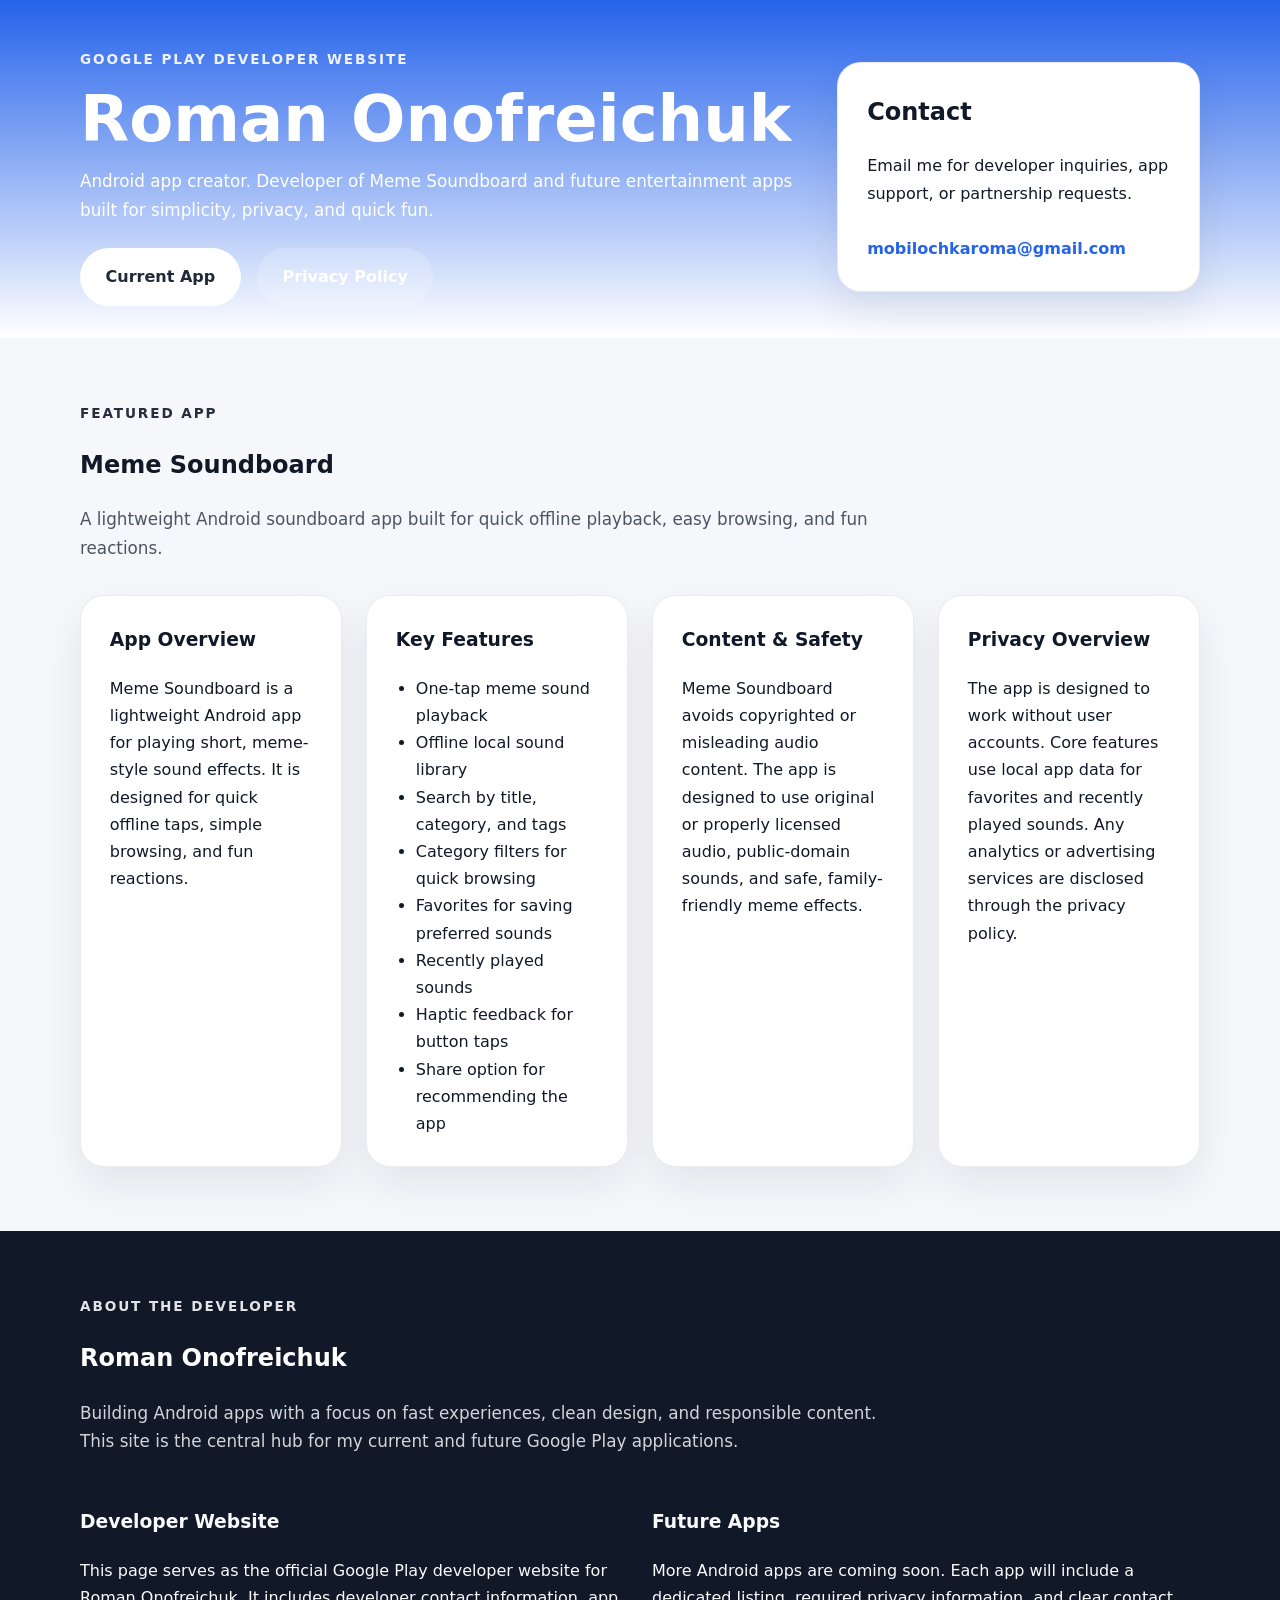
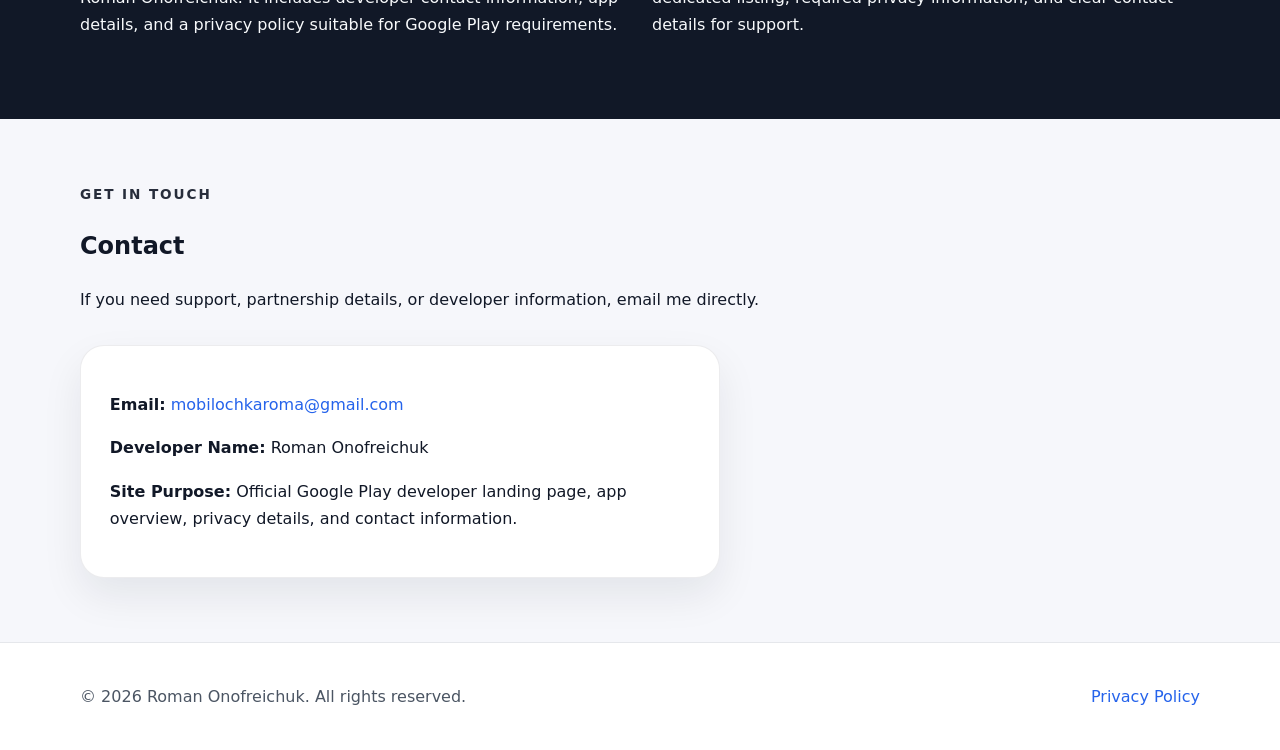
<file: index.html>
<!DOCTYPE html>
<html lang="en">
<head>
  <meta charset="UTF-8" />
  <meta name="viewport" content="width=device-width, initial-scale=1.0" />
  <meta name="description" content="Roman Onofreichuk - Android app developer. Official developer website for Meme Soundboard and future Android apps. Contact mobilochkaroma@gmail.com." />
  <title>Roman Onofreichuk | Android App Developer</title>
  <link rel="stylesheet" href="styles.css" />
</head>
<body>
  <header class="hero">
    <div class="container hero-content">
      <div>
        <p class="eyebrow">Google Play Developer Website</p>
        <h1>Roman Onofreichuk</h1>
        <p class="hero-description">Android app creator. Developer of Meme Soundboard and future entertainment apps built for simplicity, privacy, and quick fun.</p>
        <div class="hero-buttons">
          <a class="button" href="#apps">Current App</a>
          <a class="button button-secondary" href="privacy.html">Privacy Policy</a>
        </div>
      </div>
      <div class="hero-card">
        <h2>Contact</h2>
        <p>Email me for developer inquiries, app support, or partnership requests.</p>
        <a class="contact-email" href="mailto:mobilochkaroma@gmail.com">mobilochkaroma@gmail.com</a>
      </div>
    </div>
  </header>

  <main>
    <section id="apps" class="section section-light">
      <div class="container">
        <div class="section-header">
          <p class="eyebrow">Featured App</p>
          <h2>Meme Soundboard</h2>
          <p class="section-intro">A lightweight Android soundboard app built for quick offline playback, easy browsing, and fun reactions.</p>
        </div>

        <div class="cards-grid">
          <article class="card">
            <h3>App Overview</h3>
            <p>Meme Soundboard is a lightweight Android app for playing short, meme-style sound effects. It is designed for quick offline taps, simple browsing, and fun reactions.</p>
          </article>

          <article class="card">
            <h3>Key Features</h3>
            <ul>
              <li>One-tap meme sound playback</li>
              <li>Offline local sound library</li>
              <li>Search by title, category, and tags</li>
              <li>Category filters for quick browsing</li>
              <li>Favorites for saving preferred sounds</li>
              <li>Recently played sounds</li>
              <li>Haptic feedback for button taps</li>
              <li>Share option for recommending the app</li>
            </ul>
          </article>

          <article class="card">
            <h3>Content & Safety</h3>
            <p>Meme Soundboard avoids copyrighted or misleading audio content. The app is designed to use original or properly licensed audio, public-domain sounds, and safe, family-friendly meme effects.</p>
          </article>

          <article class="card">
            <h3>Privacy Overview</h3>
            <p>The app is designed to work without user accounts. Core features use local app data for favorites and recently played sounds. Any analytics or advertising services are disclosed through the privacy policy.</p>
          </article>
        </div>
      </div>
    </section>

    <section id="about" class="section section-dark">
      <div class="container">
        <div class="section-header white">
          <p class="eyebrow">About the Developer</p>
          <h2>Roman Onofreichuk</h2>
          <p class="section-intro">Building Android apps with a focus on fast experiences, clean design, and responsible content. This site is the central hub for my current and future Google Play applications.</p>
        </div>

        <div class="about-grid">
          <div>
            <h3>Developer Website</h3>
            <p>This page serves as the official Google Play developer website for Roman Onofreichuk. It includes developer contact information, app details, and a privacy policy suitable for Google Play requirements.</p>
          </div>
          <div>
            <h3>Future Apps</h3>
            <p>More Android apps are coming soon. Each app will include a dedicated listing, required privacy information, and clear contact details for support.</p>
          </div>
        </div>
      </div>
    </section>

    <section id="contact" class="section section-light">
      <div class="container">
        <div class="section-header">
          <p class="eyebrow">Get in Touch</p>
          <h2>Contact</h2>
          <p>If you need support, partnership details, or developer information, email me directly.</p>
        </div>
        <div class="contact-card">
          <p><strong>Email:</strong> <a href="mailto:mobilochkaroma@gmail.com">mobilochkaroma@gmail.com</a></p>
          <p><strong>Developer Name:</strong> Roman Onofreichuk</p>
          <p><strong>Site Purpose:</strong> Official Google Play developer landing page, app overview, privacy details, and contact information.</p>
        </div>
      </div>
    </section>
  </main>

  <footer class="footer">
    <div class="container footer-content">
      <p>© 2026 Roman Onofreichuk. All rights reserved.</p>
      <a href="privacy.html">Privacy Policy</a>
    </div>
  </footer>
</body>
</html>
</file>
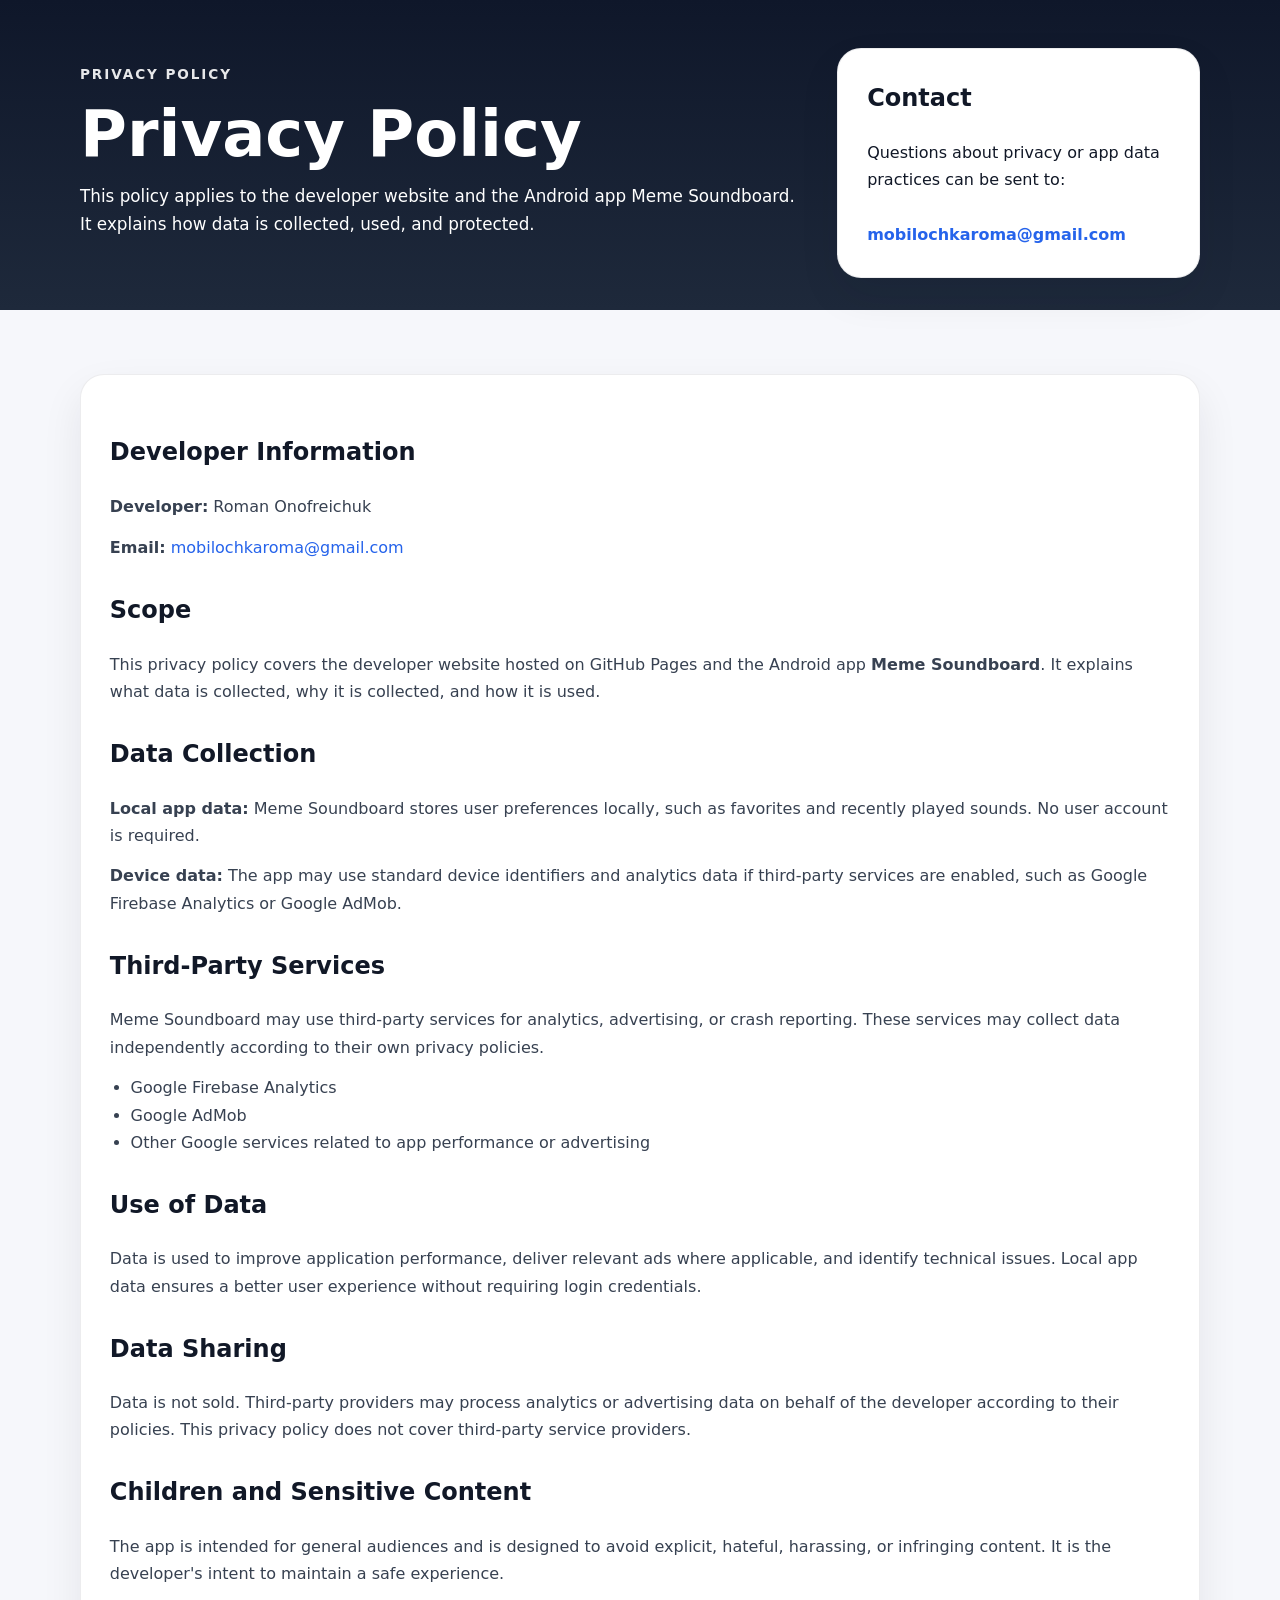
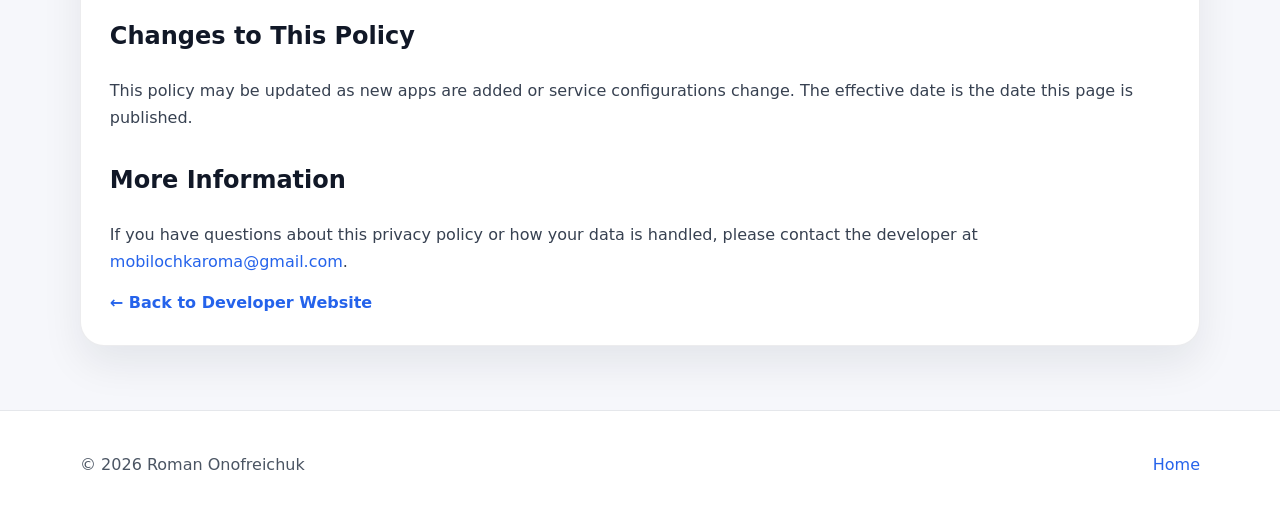
<file: privacy.html>
<!DOCTYPE html>
<html lang="en">
<head>
  <meta charset="UTF-8" />
  <meta name="viewport" content="width=device-width, initial-scale=1.0" />
  <meta name="description" content="Privacy policy for Roman Onofreichuk and the Meme Soundboard Android app. Learn how data is handled and how to contact the developer." />
  <title>Privacy Policy | Roman Onofreichuk</title>
  <link rel="stylesheet" href="styles.css" />
</head>
<body>
  <header class="hero privacy-hero">
    <div class="container hero-content">
      <div>
        <p class="eyebrow">Privacy Policy</p>
        <h1>Privacy Policy</h1>
        <p class="hero-description">This policy applies to the developer website and the Android app Meme Soundboard. It explains how data is collected, used, and protected.</p>
      </div>
      <div class="hero-card">
        <h2>Contact</h2>
        <p>Questions about privacy or app data practices can be sent to:</p>
        <a class="contact-email" href="mailto:mobilochkaroma@gmail.com">mobilochkaroma@gmail.com</a>
      </div>
    </div>
  </header>

  <main>
    <section class="section section-light">
      <div class="container">
        <div class="policy-content">
          <h2>Developer Information</h2>
          <p><strong>Developer:</strong> Roman Onofreichuk</p>
          <p><strong>Email:</strong> <a href="mailto:mobilochkaroma@gmail.com">mobilochkaroma@gmail.com</a></p>

          <h2>Scope</h2>
          <p>This privacy policy covers the developer website hosted on GitHub Pages and the Android app <strong>Meme Soundboard</strong>. It explains what data is collected, why it is collected, and how it is used.</p>

          <h2>Data Collection</h2>
          <p><strong>Local app data:</strong> Meme Soundboard stores user preferences locally, such as favorites and recently played sounds. No user account is required.</p>
          <p><strong>Device data:</strong> The app may use standard device identifiers and analytics data if third-party services are enabled, such as Google Firebase Analytics or Google AdMob.</p>

          <h2>Third-Party Services</h2>
          <p>Meme Soundboard may use third-party services for analytics, advertising, or crash reporting. These services may collect data independently according to their own privacy policies.</p>
          <ul>
            <li>Google Firebase Analytics</li>
            <li>Google AdMob</li>
            <li>Other Google services related to app performance or advertising</li>
          </ul>

          <h2>Use of Data</h2>
          <p>Data is used to improve application performance, deliver relevant ads where applicable, and identify technical issues. Local app data ensures a better user experience without requiring login credentials.</p>

          <h2>Data Sharing</h2>
          <p>Data is not sold. Third-party providers may process analytics or advertising data on behalf of the developer according to their policies. This privacy policy does not cover third-party service providers.</p>

          <h2>Children and Sensitive Content</h2>
          <p>The app is intended for general audiences and is designed to avoid explicit, hateful, harassing, or infringing content. It is the developer's intent to maintain a safe experience.</p>

          <h2>Changes to This Policy</h2>
          <p>This policy may be updated as new apps are added or service configurations change. The effective date is the date this page is published.</p>

          <h2>More Information</h2>
          <p>If you have questions about this privacy policy or how your data is handled, please contact the developer at <a href="mailto:mobilochkaroma@gmail.com">mobilochkaroma@gmail.com</a>.</p>

          <p class="back-link"><a href="index.html">← Back to Developer Website</a></p>
        </div>
      </div>
    </section>
  </main>

  <footer class="footer">
    <div class="container footer-content">
      <p>© 2026 Roman Onofreichuk</p>
      <a href="index.html">Home</a>
    </div>
  </footer>
</body>
</html>
</file>
<file: styles.css>
:root {
  color-scheme: light;
  --bg: #f6f7fb;
  --surface: #ffffff;
  --surface-strong: #eef1f8;
  --text: #111827;
  --muted: #4b5563;
  --primary: #2563eb;
  --primary-dark: #1d4ed8;
  --border: #d1d5db;
  --shadow: 0 18px 40px rgba(15, 23, 42, 0.08);
}

* {
  box-sizing: border-box;
}

body {
  margin: 0;
  font-family: Inter, system-ui, -apple-system, BlinkMacSystemFont, "Segoe UI", sans-serif;
  background: var(--bg);
  color: var(--text);
  line-height: 1.7;
}

a {
  color: var(--primary);
  text-decoration: none;
}

a:hover {
  text-decoration: underline;
}

img {
  max-width: 100%;
  display: block;
}

.container {
  width: min(1120px, calc(100% - 2rem));
  margin: 0 auto;
}

header.hero {
  padding: 3rem 0 2rem;
  background: linear-gradient(180deg, #2563eb 0%, #ffffff 100%);
  color: #ffffff;
}

header.privacy-hero {
  background: linear-gradient(180deg, #0f172a 0%, #1e293b 100%);
}

.hero-content {
  display: grid;
  gap: 2rem;
  grid-template-columns: minmax(0, 2fr) minmax(280px, 1fr);
  align-items: center;
}

.eyebrow {
  margin: 0 0 1rem;
  text-transform: uppercase;
  letter-spacing: 0.14em;
  font-size: 0.85rem;
  font-weight: 700;
  opacity: 0.9;
}

header.hero h1,
header.privacy-hero h1 {
  margin: 0;
  font-size: clamp(2.5rem, 5vw, 4rem);
  line-height: 1;
}

.hero-description {
  max-width: 50rem;
  margin: 1rem 0 1.5rem;
  font-size: 1.05rem;
}

.hero-buttons {
  display: flex;
  flex-wrap: wrap;
  gap: 1rem;
}

.button,
.button-secondary {
  display: inline-flex;
  align-items: center;
  justify-content: center;
  padding: 0.95rem 1.6rem;
  border-radius: 999px;
  font-weight: 700;
  transition: transform 0.2s ease, box-shadow 0.2s ease;
}

.button {
  background: #ffffff;
  color: #1f2937;
}

.button-secondary {
  background: rgba(255, 255, 255, 0.18);
  color: #ffffff;
}

.button:hover,
.button-secondary:hover {
  transform: translateY(-1px);
}

.hero-card,
.card,
.contact-card,
.policy-content {
  background: var(--surface);
  border: 1px solid rgba(15, 23, 42, 0.08);
  border-radius: 24px;
  box-shadow: var(--shadow);
  padding: 1.8rem;
  color: var(--text);
}

.hero-card,
.hero-card h2,
.hero-card p,
.hero-card a {
  color: var(--text);
}

.hero-card a {
  color: var(--primary);
}

.hero-card h2,
.card h3,
.policy-content h2 {
  margin-top: 0;
}

.contact-email {
  display: inline-block;
  margin-top: 0.75rem;
  font-weight: 700;
}

.section {
  padding: 4rem 0;
}

.section-light {
  background: #f6f7fb;
}

.section-dark {
  background: #111827;
  color: #f8fafc;
}

.section-dark a {
  color: #93c5fd;
}

.section-header {
  max-width: 52rem;
  margin-bottom: 2rem;
}

.section-header.white h2 {
  color: #ffffff;
}

.section-header.white .section-intro {
  color: #d1d5db;
}

.section-intro {
  margin: 0.75rem 0 0;
  font-size: 1.05rem;
  color: var(--muted);
}

.cards-grid {
  display: grid;
  gap: 1.5rem;
  grid-template-columns: repeat(auto-fit, minmax(240px, 1fr));
}

.card ul {
  padding-left: 1.25rem;
  margin: 0.75rem 0 0;
}

.about-grid {
  display: grid;
  gap: 1.5rem;
  grid-template-columns: repeat(auto-fit, minmax(240px, 1fr));
}

.contact-card {
  max-width: 40rem;
}

.footer {
  padding: 1.5rem 0;
  background: #ffffff;
  border-top: 1px solid #e5e7eb;
}

.footer-content {
  display: flex;
  gap: 1rem;
  justify-content: space-between;
  align-items: center;
  flex-wrap: wrap;
  color: var(--muted);
}

.policy-content h2 {
  margin-top: 1.8rem;
}

.policy-content p,
.policy-content ul {
  margin: 0.85rem 0 0;
  color: #374151;
}

.policy-content ul {
  padding-left: 1.3rem;
}

.back-link {
  margin-top: 2rem;
}

.back-link a {
  font-weight: 700;
}

@media (max-width: 860px) {
  .hero-content,
  .footer-content {
    grid-template-columns: 1fr;
  }

  .hero-buttons {
    flex-direction: column;
    align-items: stretch;
  }
}

@media (max-width: 640px) {
  header.hero,
  header.privacy-hero {
    padding-top: 2rem;
  }

  .section {
    padding: 3rem 0;
  }
}
</file>
